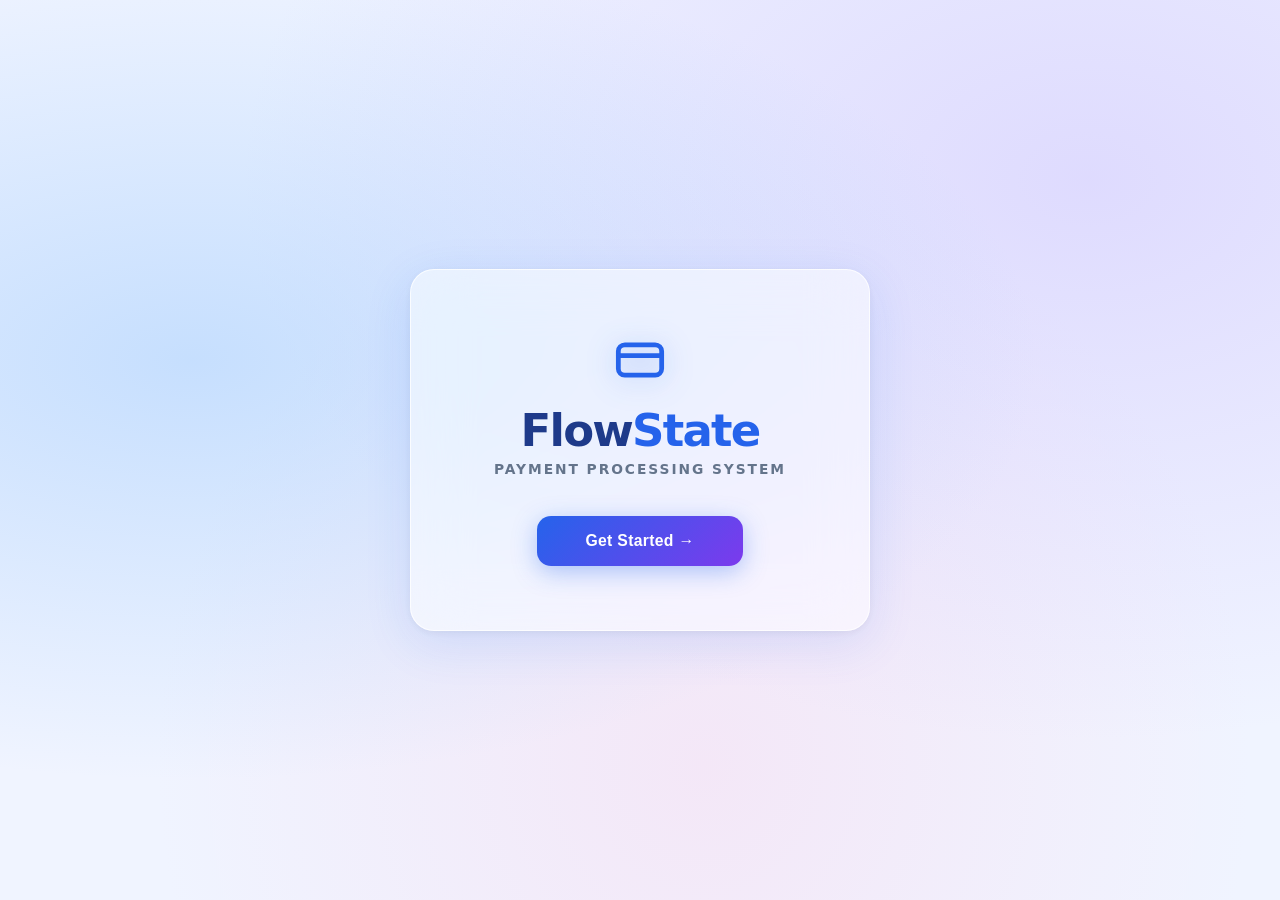
<file: src/main/resources/static/index.html>
<!DOCTYPE html>
<html lang="en">
<head>
  <meta charset="UTF-8" />
  <meta name="viewport" content="width=device-width, initial-scale=1.0" />
  <title>FlowState — Payment Processing</title>
  <link rel="stylesheet" href="css/style.css" />
  <style>
    body { margin: 0; padding: 0; }

    .landing-page {
      min-height: 100vh;
      display: flex;
      align-items: center;
      justify-content: center;
      background: #f0f4ff;
      position: relative;
      overflow: hidden;
    }

    /* soft pastel blobs in the background */
    .landing-page::before {
      content: '';
      position: absolute;
      inset: 0;
      background:
        radial-gradient(ellipse at 15% 40%, rgba(147, 197, 253, 0.45) 0%, transparent 55%),
        radial-gradient(ellipse at 85% 20%, rgba(196, 181, 253, 0.4)  0%, transparent 55%),
        radial-gradient(ellipse at 55% 85%, rgba(251, 207, 232, 0.35) 0%, transparent 55%);
      pointer-events: none;
    }

    .landing-glass-card {
      position: relative;
      z-index: 1;
      text-align: center;
      background: rgba(255, 255, 255, 0.55);
      backdrop-filter: blur(28px) saturate(160%);
      -webkit-backdrop-filter: blur(28px) saturate(160%);
      border: 1px solid rgba(255, 255, 255, 0.75);
      border-radius: 24px;
      box-shadow: 0 12px 48px rgba(37, 99, 235, 0.12), 0 2px 8px rgba(0,0,0,0.06);
      padding: 64px 56px;
      width: 100%;
      max-width: 460px;
    }

    .landing-icon {
      display: flex;
      justify-content: center;
      margin-bottom: 22px;
    }

    .landing-icon svg {
      filter: drop-shadow(0 4px 14px rgba(37, 99, 235, 0.3));
    }

    .landing-company {
      font-size: 3rem;
      font-weight: 900;
      letter-spacing: -0.04em;
      color: #1e3a8a;
      margin: 0 0 6px;
      line-height: 1;
    }

    .landing-company span {
      color: #2563eb;
    }

    .landing-tagline {
      font-size: 0.92rem;
      font-weight: 600;
      text-transform: uppercase;
      letter-spacing: 0.14em;
      color: #64748b;
      margin-bottom: 36px;
    }

    .gs-btn {
      display: inline-block;
      background: linear-gradient(135deg, #2563eb 0%, #7c3aed 100%);
      color: #fff !important;
      font-size: 1.05rem;
      font-weight: 700;
      padding: 16px 48px;
      border-radius: 14px;
      border: none;
      cursor: pointer;
      box-shadow: 0 6px 24px rgba(37, 99, 235, 0.35);
      transition: transform 0.15s, box-shadow 0.15s;
      letter-spacing: 0.02em;
    }

    .gs-btn:hover {
      transform: translateY(-3px);
      box-shadow: 0 10px 32px rgba(37, 99, 235, 0.42);
    }
  </style>
</head>
<body>

<div class="landing-page">
  <div class="landing-glass-card">

    <div class="landing-icon">
      <svg width="52" height="52" viewBox="0 0 24 24" fill="none" stroke="#2563eb" stroke-width="2.2" stroke-linecap="round" stroke-linejoin="round">
        <rect x="2" y="5" width="20" height="14" rx="3"/>
        <path d="M2 10h20"/>
      </svg>
    </div>

    <h1 class="landing-company">Flow<span>State</span></h1>
    <p class="landing-tagline">Payment Processing System</p>

    <button class="gs-btn" id="get-started-btn">Get Started →</button>

  </div>
</div>

<script>
  document.getElementById('get-started-btn').addEventListener('click', () => {
    window.location.href = 'dashboard.html';
  });
</script>
</body>
</html>
</file>
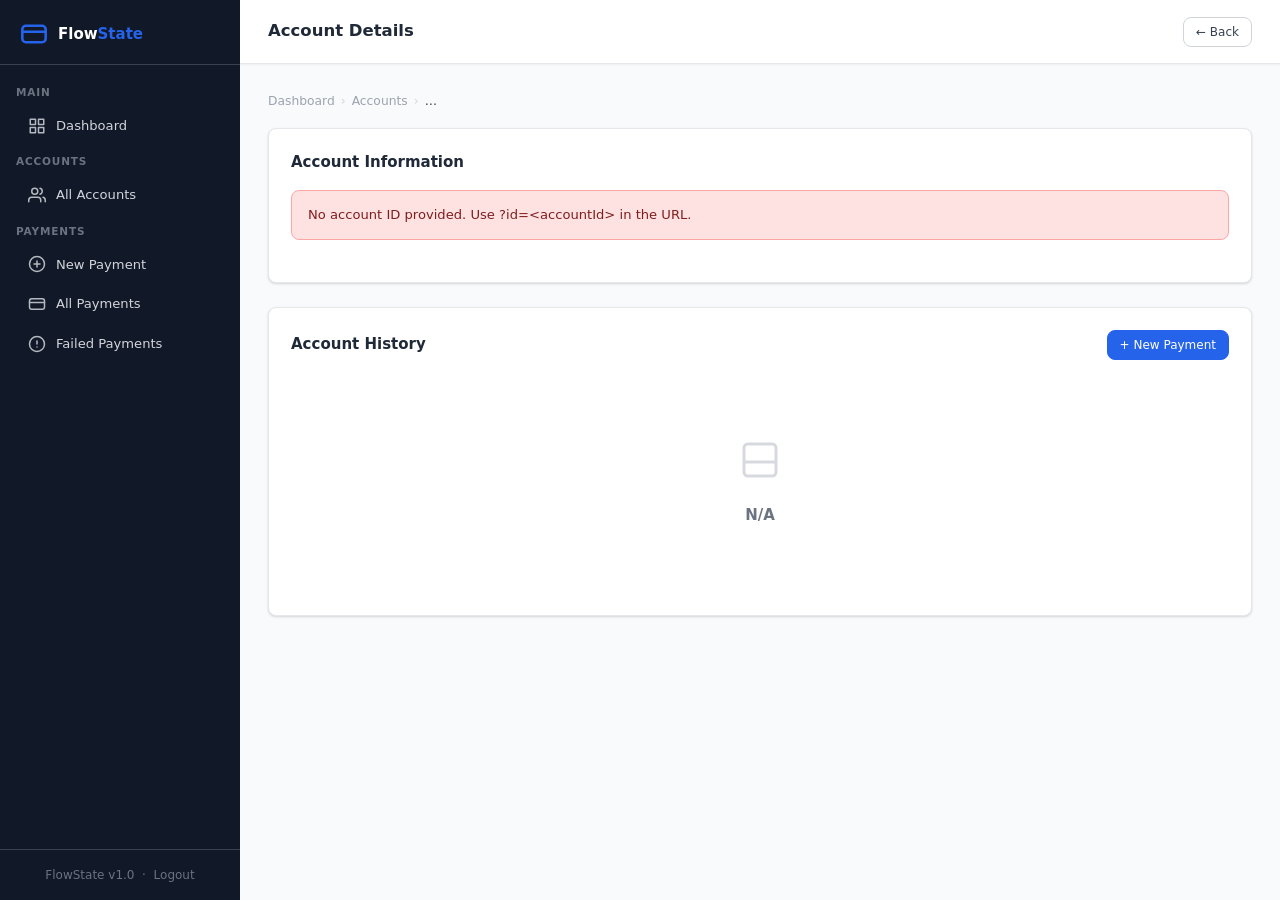
<file: src/main/resources/static/account-details.html>
<!DOCTYPE html>
<html lang="en">
<head>
  <meta charset="UTF-8" />
  <meta name="viewport" content="width=device-width, initial-scale=1.0" />
  <title>Account Details — FlowState</title>
  <link rel="stylesheet" href="css/style.css" />
</head>
<body>
<div class="app-shell">
  <div class="main-content">

    <header class="topbar">
      <span class="topbar-title">Account Details</span>
      <div class="topbar-actions">
        <a href="accounts.html" class="btn btn-secondary btn-sm">← Back</a>
      </div>
    </header>

    <main class="page-body">
      <div class="breadcrumb">
        <a href="dashboard.html">Dashboard</a>
        <span class="sep">›</span>
        <a href="accounts.html">Accounts</a>
        <span class="sep">›</span>
        <span class="current" id="breadcrumb-id">…</span>
      </div>

      <!-- Account info card -->
      <div class="card" style="margin-bottom:24px">
        <div class="section-header">
          <h2>Account Information</h2>
          <span id="account-status-badge"></span>
        </div>
        <div id="account-detail-container">
          <div class="spinner-wrap"><div class="spinner"></div></div>
        </div>
      </div>

      <!-- Payments for this account -->
      <div class="card">
        <div class="section-header">
          <h2>Account History</h2>
          <a id="new-payment-link" href="create-payment.html" class="btn btn-primary btn-sm">+ New Payment</a>
        </div>
        <div id="account-payments-container">
          <div class="spinner-wrap"><div class="spinner"></div></div>
        </div>
      </div>


    </main>
  </div>
</div>

<script src="js/api.js"></script>
<script src="js/app.js"></script>
<script src="js/sidebar.js"></script>
<script src="js/account-details.js"></script>
</body>
</html>
</file>
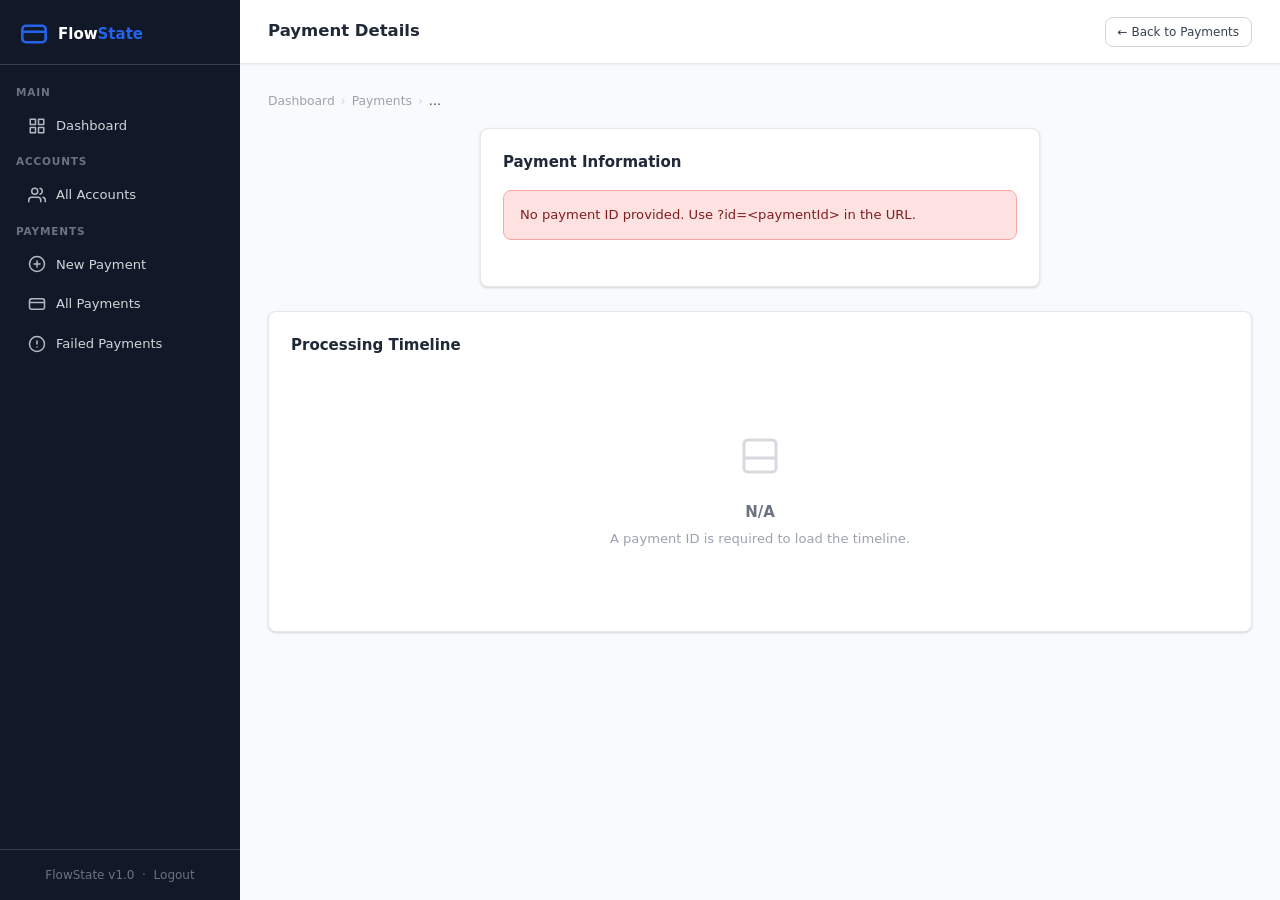
<file: src/main/resources/static/payment-details.html>
<!DOCTYPE html>
<html lang="en">
<head>
  <meta charset="UTF-8" />
  <meta name="viewport" content="width=device-width, initial-scale=1.0" />
  <title>Payment Details — FlowState</title>
  <link rel="stylesheet" href="css/style.css" />
</head>
<body>
<div class="app-shell">
  <div class="main-content">

    <header class="topbar">
      <span class="topbar-title">Payment Details</span>
      <div class="topbar-actions">
        <a href="payments.html" class="btn btn-secondary btn-sm">← Back to Payments</a>
      </div>
    </header>

    <main class="page-body">
      <div class="breadcrumb">
        <a href="dashboard.html">Dashboard</a>
        <span class="sep">›</span>
        <a href="payments.html">Payments</a>
        <span class="sep">›</span>
        <span class="current" id="breadcrumb-id">…</span>
      </div>

      <div class="card result-card">
        <div class="section-header">
          <h2>Payment Information</h2>
          <span id="payment-status-badge"></span>
        </div>
        <div id="payment-detail-container">
          <div class="spinner-wrap"><div class="spinner"></div></div>
        </div>
        <div id="payment-actions" style="display:none;margin-top:24px;display:flex;gap:10px;flex-wrap:wrap"></div>
      </div>

      <div class="card" style="margin-top:24px">
        <div class="section-header">
          <h2>Processing Timeline</h2>
        </div>
        <div id="payment-history-container">
          <div class="spinner-wrap"><div class="spinner"></div></div>
        </div>
      </div>

    </main>
  </div>
</div>

<script src="js/api.js"></script>
<script src="js/app.js"></script>
<script src="js/sidebar.js"></script>
<script src="js/payment-details.js"></script>
</body>
</html>
</file>
<file: src/main/resources/static/css/style.css>
/* ============================================================
   FlowState Payment Processing System — Global Stylesheet
   ============================================================ */

/* ── Reset & Base ─────────────────────────────────────────── */
*, *::before, *::after { box-sizing: border-box; margin: 0; padding: 0; }

:root {
  --primary:       #2563eb;
  --primary-dark:  #1d4ed8;
  --primary-light: #dbeafe;
  --success:       #16a34a;
  --success-light: #dcfce7;
  --danger:        #dc2626;
  --danger-light:  #fee2e2;
  --warning:       #d97706;
  --warning-light: #fef3c7;
  --info:          #0891b2;
  --info-light:    #cffafe;
  --gray-50:       #f9fafb;
  --gray-100:      #f3f4f6;
  --gray-200:      #e5e7eb;
  --gray-300:      #d1d5db;
  --gray-400:      #9ca3af;
  --gray-500:      #6b7280;
  --gray-600:      #4b5563;
  --gray-700:      #374151;
  --gray-800:      #1f2937;
  --gray-900:      #111827;
  --sidebar-w:     240px;
  --header-h:      64px;
  --radius:        8px;
  --shadow-sm:     0 1px 2px rgba(0,0,0,.05);
  --shadow:        0 1px 3px rgba(0,0,0,.1), 0 1px 2px rgba(0,0,0,.06);
  --shadow-md:     0 4px 6px rgba(0,0,0,.07), 0 2px 4px rgba(0,0,0,.06);
  --shadow-lg:     0 10px 15px rgba(0,0,0,.1), 0 4px 6px rgba(0,0,0,.05);
  --font:          'Inter', system-ui, -apple-system, sans-serif;
}

html { font-size: 15px; }
body { font-family: var(--font); background: var(--gray-50); color: var(--gray-800); line-height: 1.5; min-height: 100vh; }

a { color: var(--primary); text-decoration: none; }
a:hover { text-decoration: underline; }

/* ── App Shell ────────────────────────────────────────────── */
.app-shell { display: flex; min-height: 100vh; }

/* ── Sidebar ──────────────────────────────────────────────── */
.sidebar {
  width: var(--sidebar-w);
  background: var(--gray-900);
  display: flex; flex-direction: column;
  position: fixed; top: 0; left: 0; height: 100vh;
  z-index: 100;
  transition: transform .25s ease;
}

.sidebar-logo {
  display: flex; align-items: center; gap: 10px;
  padding: 20px 20px 16px;
  border-bottom: 1px solid var(--gray-700);
}
.sidebar-logo svg { flex-shrink: 0; }
.sidebar-logo .brand { font-size: 1rem; font-weight: 700; color: #fff; line-height: 1.2; }
.sidebar-logo .brand span { color: var(--primary); }

.sidebar-nav { flex: 1; overflow-y: auto; padding: 12px 0; }
.nav-section { padding: 8px 16px 4px; font-size: .7rem; font-weight: 600; color: var(--gray-500); text-transform: uppercase; letter-spacing: .08em; }
.nav-item {
  display: flex; align-items: center; gap: 10px;
  padding: 9px 20px; margin: 2px 8px;
  border-radius: var(--radius);
  color: var(--gray-300); font-size: .875rem; font-weight: 500;
  cursor: pointer; transition: background .15s, color .15s;
}
.nav-item:hover { background: var(--gray-700); color: #fff; text-decoration: none; }
.nav-item.active { background: var(--primary); color: #fff; }
.nav-item svg { flex-shrink: 0; opacity: .85; }

.sidebar-footer {
  padding: 16px;
  border-top: 1px solid var(--gray-700);
  font-size: .8rem; color: var(--gray-500);
  text-align: center;
}

/* ── Main Content ─────────────────────────────────────────── */
.main-content { margin-left: var(--sidebar-w); flex: 1; display: flex; flex-direction: column; min-height: 100vh; }

/* ── Top Bar ──────────────────────────────────────────────── */
.topbar {
  height: var(--header-h);
  background: #fff; border-bottom: 1px solid var(--gray-200);
  display: flex; align-items: center; justify-content: space-between;
  padding: 0 28px; position: sticky; top: 0; z-index: 50;
  box-shadow: var(--shadow-sm);
}
.topbar-title { font-size: 1.1rem; font-weight: 600; color: var(--gray-800); }
.topbar-actions { display: flex; align-items: center; gap: 12px; }
.topbar-badge {
  display: flex; align-items: center; gap: 6px;
  background: var(--gray-100); border-radius: 20px;
  padding: 5px 12px; font-size: .8rem; color: var(--gray-600);
}
.status-dot { width: 8px; height: 8px; border-radius: 50%; background: var(--success); }

/* ── Page Body ────────────────────────────────────────────── */
.page-body { flex: 1; padding: 28px; }
.page-header { margin-bottom: 24px; }
.page-header h1 { font-size: 1.4rem; font-weight: 700; color: var(--gray-900); }
.page-header p  { margin-top: 4px; color: var(--gray-500); font-size: .875rem; }

/* ── Cards ────────────────────────────────────────────────── */
.card {
  background: #fff; border-radius: var(--radius);
  box-shadow: var(--shadow); border: 1px solid var(--gray-200);
  padding: 22px;
}

/* ── Stat Cards Grid ──────────────────────────────────────── */
.stats-grid { display: grid; grid-template-columns: repeat(auto-fill, minmax(200px, 1fr)); gap: 18px; margin-bottom: 28px; }

.stat-card {
  background: #fff; border-radius: var(--radius);
  border: 1px solid var(--gray-200); box-shadow: var(--shadow);
  padding: 20px; display: flex; align-items: flex-start; gap: 14px;
}
.stat-icon {
  width: 44px; height: 44px; border-radius: 10px;
  display: flex; align-items: center; justify-content: center; flex-shrink: 0;
}
.stat-icon.blue   { background: var(--primary-light); color: var(--primary); }
.stat-icon.green  { background: var(--success-light); color: var(--success); }
.stat-icon.red    { background: var(--danger-light);  color: var(--danger); }
.stat-icon.yellow { background: var(--warning-light); color: var(--warning); }
.stat-icon.cyan   { background: var(--info-light);    color: var(--info); }

.stat-info { flex: 1; }
.stat-label { font-size: .75rem; font-weight: 500; color: var(--gray-500); text-transform: uppercase; letter-spacing: .04em; }
.stat-value { font-size: 1.6rem; font-weight: 700; color: var(--gray-900); margin-top: 4px; line-height: 1; }
.stat-sub   { font-size: .75rem; color: var(--gray-400); margin-top: 4px; }

/* ── Table ────────────────────────────────────────────────── */
.table-wrapper { overflow-x: auto; }
table { width: 100%; border-collapse: collapse; font-size: .875rem; }
thead th { padding: 10px 14px; text-align: left; font-size: .75rem; font-weight: 600; color: var(--gray-500); text-transform: uppercase; letter-spacing: .05em; background: var(--gray-50); border-bottom: 1px solid var(--gray-200); }
tbody td { padding: 12px 14px; border-bottom: 1px solid var(--gray-100); color: var(--gray-700); }
tbody tr:last-child td { border-bottom: none; }
tbody tr:hover td { background: var(--gray-50); }

/* ── Status Badges ────────────────────────────────────────── */
.badge {
  display: inline-flex; align-items: center; gap: 5px;
  padding: 2px 10px; border-radius: 99px;
  font-size: .75rem; font-weight: 600; letter-spacing: .02em;
}
.badge::before { content: ''; width: 6px; height: 6px; border-radius: 50%; background: currentColor; }
.badge-active    { background: var(--success-light); color: var(--success); }
.badge-inactive  { background: var(--gray-100);       color: var(--gray-500); }
.badge-blocked   { background: var(--danger-light);   color: var(--danger); }
.badge-completed { background: var(--success-light);  color: var(--success); }
.badge-failed    { background: var(--danger-light);   color: var(--danger); }
.badge-created   { background: var(--info-light);     color: var(--info); }
.badge-validated { background: var(--primary-light);  color: var(--primary); }
.badge-sent      { background: var(--warning-light);  color: var(--warning); }
.badge-cancelled { background: var(--gray-100);       color: var(--gray-500); }

/* ── Buttons ──────────────────────────────────────────────── */
.btn {
  display: inline-flex; align-items: center; gap: 6px;
  padding: 9px 18px; border-radius: var(--radius);
  font-size: .875rem; font-weight: 500; cursor: pointer;
  border: 1px solid transparent; transition: background .15s, box-shadow .15s, opacity .15s;
  text-decoration: none;
}
.btn:hover { text-decoration: none; }
.btn:disabled { opacity: .55; cursor: not-allowed; }
.btn-primary   { background: var(--primary);  color: #fff; border-color: var(--primary); }
.btn-primary:hover   { background: var(--primary-dark); border-color: var(--primary-dark); }
.btn-secondary { background: #fff; color: var(--gray-700); border-color: var(--gray-300); }
.btn-secondary:hover { background: var(--gray-50); }
.btn-danger    { background: var(--danger);   color: #fff; border-color: var(--danger); }
.btn-danger:hover    { background: #b91c1c; }
.btn-sm  { padding: 5px 12px; font-size: .8rem; }
.btn-lg  { padding: 12px 24px; font-size: 1rem; }
.btn-full{ width: 100%; justify-content: center; }

/* ── Forms ────────────────────────────────────────────────── */
.form-grid { display: grid; grid-template-columns: 1fr 1fr; gap: 18px; }
@media (max-width: 640px) { .form-grid { grid-template-columns: 1fr; } }
.form-group { display: flex; flex-direction: column; gap: 5px; }
.form-group.full { grid-column: 1/-1; }
label { font-size: .85rem; font-weight: 500; color: var(--gray-700); }
input, select, textarea {
  padding: 9px 12px; border-radius: var(--radius);
  border: 1px solid var(--gray-300); font-size: .875rem; font-family: var(--font);
  background: #fff; color: var(--gray-800); transition: border-color .15s, box-shadow .15s;
  width: 100%;
}
input:focus, select:focus, textarea:focus {
  outline: none; border-color: var(--primary);
  box-shadow: 0 0 0 3px rgba(37,99,235,.12);
}
input::placeholder, textarea::placeholder { color: var(--gray-400); }
.form-hint { font-size: .78rem; color: var(--gray-400); }
.form-actions { display: flex; gap: 10px; margin-top: 6px; }

/* ── Detail View ──────────────────────────────────────────── */
.detail-grid { display: grid; grid-template-columns: 1fr 1fr; gap: 0; }
@media (max-width: 640px) { .detail-grid { grid-template-columns: 1fr; } }
.detail-row { padding: 12px 0; border-bottom: 1px solid var(--gray-100); display: grid; grid-template-columns: 180px 1fr; gap: 12px; }
.detail-row:last-child { border-bottom: none; }
.detail-label { font-size: .8rem; font-weight: 600; color: var(--gray-500); text-transform: uppercase; letter-spacing: .04em; align-self: center; }
.detail-value { color: var(--gray-800); font-size: .9rem; word-break: break-all; }

/* ── Notifications / Alerts ───────────────────────────────── */
.alert {
  display: flex; align-items: flex-start; gap: 10px;
  padding: 14px 16px; border-radius: var(--radius);
  font-size: .875rem; margin-bottom: 20px; border: 1px solid transparent;
}
.alert-success { background: var(--success-light); color: #14532d; border-color: #86efac; }
.alert-danger   { background: var(--danger-light);  color: #7f1d1d; border-color: #fca5a5; }
.alert-warning  { background: var(--warning-light); color: #78350f; border-color: #fcd34d; }
.alert-info     { background: var(--info-light);    color: #164e63; border-color: #67e8f9; }
.alert svg { flex-shrink: 0; margin-top: 1px; }
.alert-close { margin-left: auto; background: none; border: none; cursor: pointer; color: inherit; opacity: .6; font-size: 1rem; padding: 0 2px; }

/* ── Toast ────────────────────────────────────────────────── */
#toast-container {
  position: fixed; bottom: 24px; right: 24px; z-index: 9999;
  display: flex; flex-direction: column; gap: 10px;
}
.toast {
  min-width: 280px; max-width: 380px;
  background: var(--gray-900); color: #fff;
  padding: 12px 18px; border-radius: var(--radius);
  box-shadow: var(--shadow-lg); font-size: .875rem;
  display: flex; align-items: center; gap: 10px;
  animation: slideInUp .25s ease;
}
.toast.success { border-left: 4px solid var(--success); }
.toast.error   { border-left: 4px solid var(--danger); }
.toast.info    { border-left: 4px solid var(--primary); }
@keyframes slideInUp { from { transform: translateY(20px); opacity: 0; } to { transform: translateY(0); opacity: 1; } }

/* ── Loading Spinner ──────────────────────────────────────── */
.spinner-wrap { display: flex; align-items: center; justify-content: center; padding: 48px; }
.spinner {
  width: 36px; height: 36px; border-radius: 50%;
  border: 3px solid var(--gray-200);
  border-top-color: var(--primary);
  animation: spin .7s linear infinite;
}
@keyframes spin { to { transform: rotate(360deg); } }

/* ── Empty State ──────────────────────────────────────────── */
.empty-state {
  text-align: center; padding: 60px 20px; color: var(--gray-400);
}
.empty-state svg { margin-bottom: 14px; opacity: .4; }
.empty-state h3  { font-size: 1rem; color: var(--gray-500); margin-bottom: 6px; }
.empty-state p   { font-size: .875rem; }

/* ── Section Header ───────────────────────────────────────── */
.section-header { display: flex; align-items: center; justify-content: space-between; margin-bottom: 16px; }
.section-header h2 { font-size: 1rem; font-weight: 600; color: var(--gray-800); }

/* ── Search / Filter Bar ──────────────────────────────────── */
.filter-bar { display: flex; gap: 10px; margin-bottom: 18px; flex-wrap: wrap; }
.filter-bar input, .filter-bar select { max-width: 220px; }

/* ── Breadcrumb ───────────────────────────────────────────── */
.breadcrumb { display: flex; align-items: center; gap: 6px; font-size: .82rem; color: var(--gray-400); margin-bottom: 18px; }
.breadcrumb a { color: var(--gray-400); }
.breadcrumb a:hover { color: var(--primary); text-decoration: none; }
.breadcrumb .sep { color: var(--gray-300); }
.breadcrumb .current { color: var(--gray-700); font-weight: 500; }

/* ── Login / Landing Page ─────────────────────────────────── */
.login-page {
  min-height: 100vh; display: flex; align-items: center; justify-content: center;
  background: linear-gradient(135deg, #1e3a8a 0%, #2563eb 40%, #7c3aed 75%, #db2777 100%);
  position: relative; overflow: hidden;
}
.login-page::before {
  content: ''; position: absolute; inset: 0;
  background: radial-gradient(ellipse at 20% 50%, rgba(120,180,255,0.25) 0%, transparent 60%),
              radial-gradient(ellipse at 80% 20%, rgba(200,100,255,0.2) 0%, transparent 55%),
              radial-gradient(ellipse at 60% 80%, rgba(255,100,150,0.15) 0%, transparent 55%);
  pointer-events: none;
}
.login-card {
  background: rgba(255, 255, 255, 0.18);
  backdrop-filter: blur(24px) saturate(180%);
  -webkit-backdrop-filter: blur(24px) saturate(180%);
  border-radius: 20px;
  box-shadow: 0 16px 48px rgba(0, 0, 0, 0.25), inset 0 1px 0 rgba(255,255,255,0.4);
  padding: 52px 48px; width: 100%; max-width: 460px;
  border: 1px solid rgba(255, 255, 255, 0.35);
  position: relative; z-index: 1;
}
/* Landing-card overrides */
.landing-card { text-align: center; }
.landing-logo { display: flex; justify-content: center; margin-bottom: 20px; }
.landing-logo svg { filter: drop-shadow(0 4px 12px rgba(37,99,235,0.4)); }
.landing-title {
  font-size: 2.8rem; font-weight: 900; letter-spacing: -0.03em;
  color: #fff; margin-bottom: 8px;
}
.landing-title span { color: #93c5fd; }
.landing-sub {
  font-size: 1rem; font-weight: 600; text-transform: uppercase; letter-spacing: .12em;
  color: rgba(255,255,255,0.75); margin-bottom: 18px;
}
.landing-desc {
  font-size: .92rem; color: rgba(255,255,255,0.8); line-height: 1.65;
  margin-bottom: 36px;
}
.landing-btn {
  background: #fff !important; color: #2563eb !important;
  font-weight: 700; font-size: 1rem; border-radius: 12px;
  box-shadow: 0 4px 20px rgba(0,0,0,0.18);
  transition: transform .15s, box-shadow .15s;
}
.landing-btn:hover { transform: translateY(-2px); box-shadow: 0 8px 28px rgba(0,0,0,0.22); }
.login-logo { display: flex; align-items: center; gap: 10px; justify-content: center; margin-bottom: 28px; }
.login-logo .brand { font-size: 1.35rem; font-weight: 800; color: #1e293b; }
.login-logo .brand span { color: var(--primary); }
.login-card h2 { font-size: 1.3rem; font-weight: 700; margin-bottom: 6px; text-align: center; color: #1e293b; }
.login-card p.sub { text-align: center; color: #3f4a56; font-size: .875rem; margin-bottom: 28px; }
.login-card .form-group { margin-bottom: 16px; }
.login-note { text-align: center; font-size: .8rem; color: #5a6a7a; margin-top: 18px; }

/* ── Result / Success Page ────────────────────────────────── */
.result-card {
  max-width: 560px; margin: 0 auto;
}
.result-icon {
  width: 60px; height: 60px; border-radius: 50%;
  display: flex; align-items: center; justify-content: center;
  margin: 0 auto 18px; font-size: 1.8rem;
}
.result-icon.success { background: var(--success-light); color: var(--success); }
.result-icon.error   { background: var(--danger-light);  color: var(--danger); }

/* ── Responsive ───────────────────────────────────────────── */
@media (max-width: 768px) {
  .sidebar { transform: translateX(-100%); }
  .sidebar.open { transform: translateX(0); }
  .main-content { margin-left: 0; }
  .stats-grid { grid-template-columns: 1fr 1fr; }
}
@media (max-width: 480px) {
  .stats-grid { grid-template-columns: 1fr; }
  .page-body { padding: 16px; }
}
</file>
